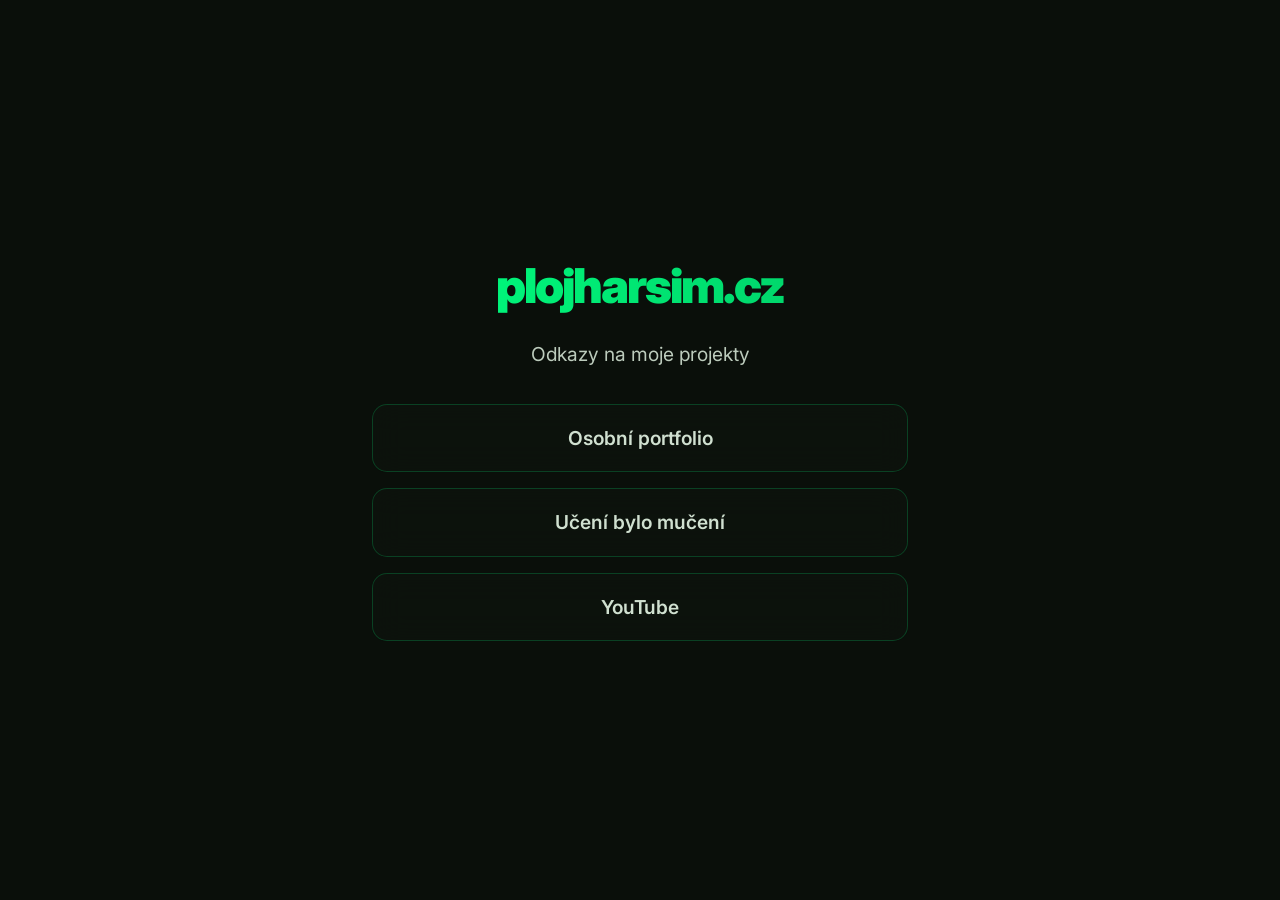
<file: index.html>
<!DOCTYPE html>
<html lang="cs">
<head>
    <meta charset="UTF-8">
    <meta name="viewport" content="width=device-width, initial-scale=1.0">
    <title>plojharsim - Rozcestník</title>
    <link href="https://fonts.googleapis.com/css2?family=Inter:wght@400;600;900&display=swap" rel="stylesheet">
    <style>
        * {
            margin: 0;
            padding: 0;
            box-sizing: border-box;
            font-family: 'Inter', sans-serif;
        }
        body {
            background-color: #0a0f0a;
            color: #d0e0d0;
            line-height: 1.8;
            overflow-x: hidden;
            display: flex;
            justify-content: center;
            align-items: center;
            min-height: 100vh;
        }
        .container {
            text-align: center;
            padding: 2rem;
            max-width: 600px;
            width: 100%;
        }
        .hero-text {
            font-size: 3rem;
            font-weight: 900;
            letter-spacing: -2px;
            background: linear-gradient(90deg, #00ff7f, #00cc66);
            -webkit-background-clip: text;
            color: transparent;
            animation: textGlow 2s ease-in-out infinite alternate;
        }
        .subtitle {
            font-size: 1.2rem;
            margin-top: 0.5rem;
            margin-bottom: 2rem;
            opacity: 0.9;
        }
        .link-card {
            background: rgba(20, 28, 20, 0.3);
            backdrop-filter: blur(15px);
            border-radius: 15px;
            margin-bottom: 1rem;
            border: 1px solid rgba(0, 255, 127, 0.2);
            transition: all 0.3s ease;
            transform: scale(1);
        }
        .link-card:hover {
            transform: translateY(-5px) scale(1.02);
            border-color: #00ff7f;
            box-shadow: 0 8px 20px rgba(0, 255, 127, 0.4);
        }
        .link-card a {
            display: flex;
            justify-content: center;
            align-items: center;
            width: 100%;
            height: 100%;
            padding: 1rem 2rem;
            color: #d0e0d0;
            text-decoration: none;
            font-size: 1.2rem;
            font-weight: 600;
        }
        .link-card a:hover {
            color: #00ff7f;
        }
        @keyframes textGlow {
            0% { text-shadow: 0 0 10px rgba(0, 255, 127, 0.5); }
            100% { text-shadow: 0 0 20px rgba(0, 255, 127, 0.8); }
        }
        @media (max-width: 768px) {
            .hero-text {
                font-size: 2rem;
            }
            .subtitle {
                font-size: 1rem;
            }
            .link-card a {
                font-size: 1rem;
            }
        }
    </style>
</head>
<body>
    <div class="container">
        <h1 class="hero-text">plojharsim.cz</h1>
        <p class="subtitle">Odkazy na moje projekty</p>
        <div class="link-card">
            <a href="https://plojharsim.cz/portfolio">Osobní portfolio</a>
        </div>
        <div class="link-card">
            <a href="https://plojharsim.cz/ucenibm">Učení bylo mučení</a>
        </div>
        <div class="link-card">
            <a href="https://plojharsim.cz/youtube">YouTube</a>
        </div>
    </div>
</body>
</html>
</file>
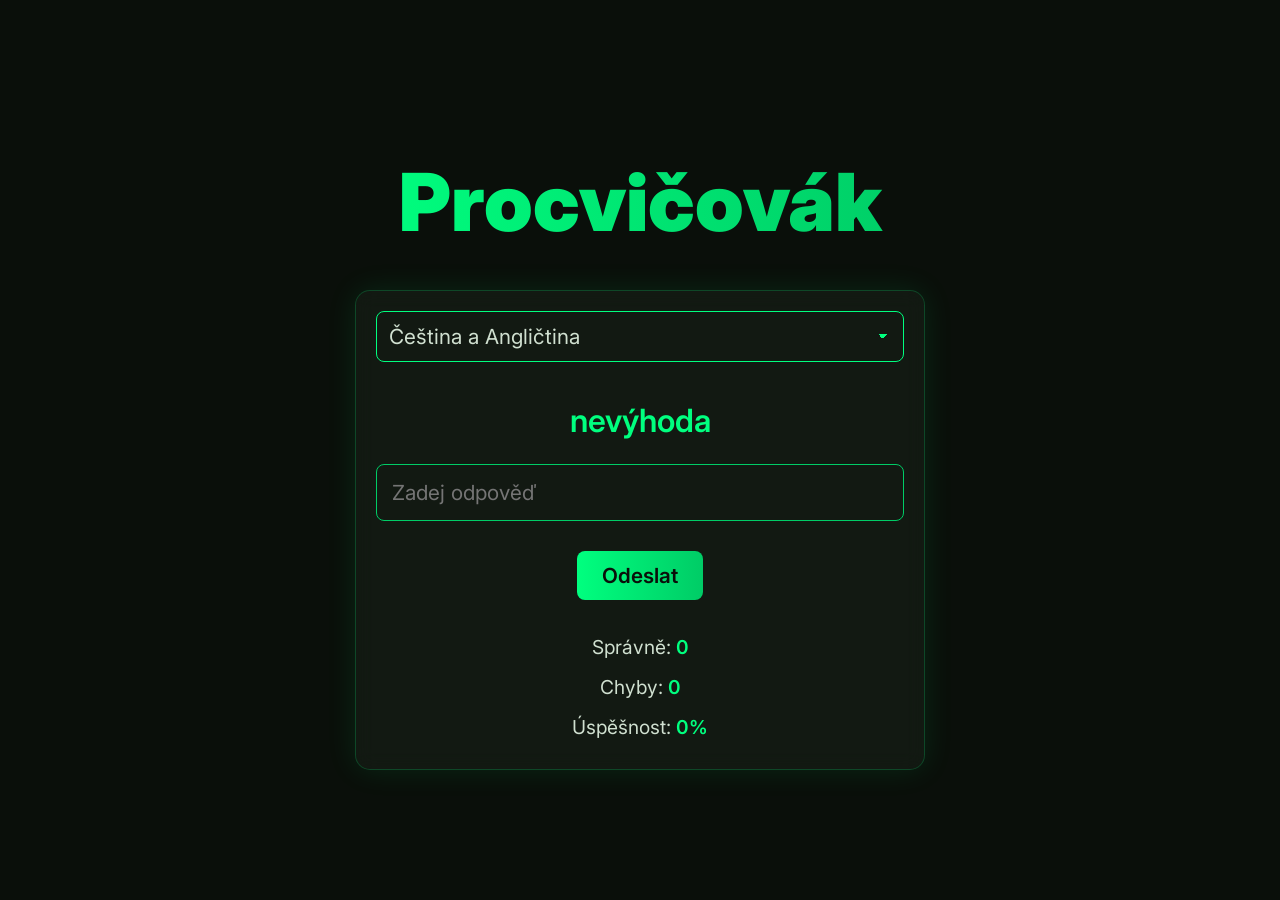
<file: webprojects/vocabulary/index.html>
<!DOCTYPE html>
<html lang="cs">
<head>
    <meta charset="UTF-8">
    <meta name="viewport" content="width=device-width, initial-scale=1.0">
    <title>Procvičovák - plojharsim</title>
    <link href="https://fonts.googleapis.com/css2?family=Inter:wght@400;600;900&display=swap" rel="stylesheet">
    <link rel="stylesheet" href="styles.css">
</head>
<body>
    <div class="container">
        <h1 class="main-title">Procvičovák</h1>
        <div class="glass-card">
            <select id="languageSelect" class="language-select">
                <option value="cs-en">Čeština a Angličtina</option>
                <option value="cs-de">Čeština a Němčina</option>
            </select>
            <div id="question" class="question-text"></div>
            <input type="text" id="answerInput" class="answer-input" placeholder="Zadej odpověď" autofocus>
            <button id="submitBtn" class="submit-btn">Odeslat</button>
            <div id="result" class="result-text"></div>
            <div id="stats" class="stats-text">
                <p>Správně: <span id="correctCount">0</span></p>
                <p>Chyby: <span id="errorCount">0</span></p>
                <p>Úspěšnost: <span id="successRate">0%</span></p>
            </div>
        </div>
    </div>
    <script src="vocab.js"></script>
    <script src="script.js"></script>
</body>
</html>
</file>
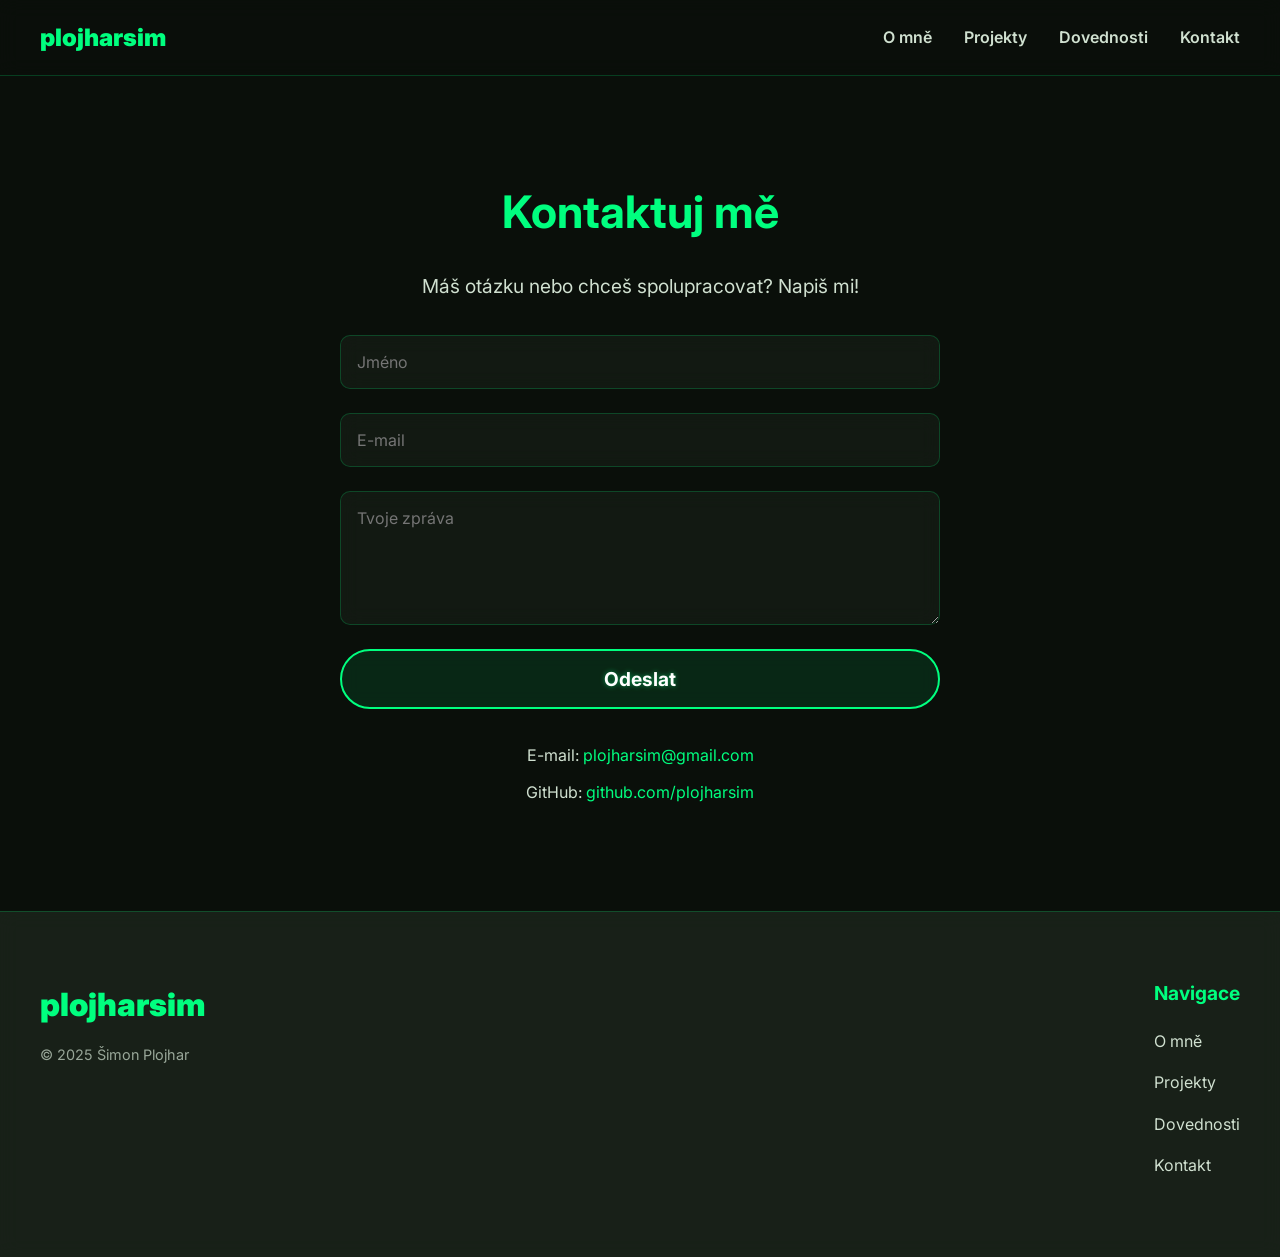
<file: contact.html>
<!DOCTYPE html>
<html lang="cs">
<head>
    <meta charset="UTF-8">
    <meta name="viewport" content="width=device-width, initial-scale=1.0">
    <title>Kontakt - plojharsim</title>
    <link rel="stylesheet" href="styles.css">
    <link href="https://fonts.googleapis.com/css2?family=Inter:wght@400;600;900&display=swap" rel="stylesheet">
</head>
<body>
    <nav class="navbar">
        <div class="nav-container">
            <a href="index.html" class="nav-logo">plojharsim</a>
            <button class="nav-toggle">☰</button>
            <ul class="nav-links">
                <li><a href="index.html#about">O mně</a></li>
                <li><a href="projects.html">Projekty</a></li>
                <li><a href="index.html#skills">Dovednosti</a></li>
                <li><a href="contact.html">Kontakt</a></li>
            </ul>
        </div>
    </nav>

    <section class="contact" id="contact">
        <div class="contact-container">
            <h2>Kontaktuj mě</h2>
            <p>Máš otázku nebo chceš spolupracovat? Napiš mi!</p>
            <form class="contact-form">
                <input type="text" placeholder="Jméno" required>
                <input type="email" placeholder="E-mail" required>
                <textarea placeholder="Tvoje zpráva" rows="5" required></textarea>
                <button type="submit" class="cta-button">Odeslat</button>
            </form>
            <div class="contact-info">
                <p>E-mail: <a href="mailto:plojharsim@gmail.com">plojharsim@gmail.com</a></p>
                <p>GitHub: <a href="https://github.com/plojharsim" target="_blank">github.com/plojharsim</a></p>
            </div>
        </div>
    </section>

    <footer>
        <div class="footer-container">
            <div class="footer-brand">
                <h3>plojharsim</h3>
                <p>© 2025 Šimon Plojhar</p>
            </div>
            <div class="footer-links">
                <h4>Navigace</h4>
                <ul>
                    <li><a href="index.html#about">O mně</a></li>
                    <li><a href="projects.html">Projekty</a></li>
                    <li><a href="index.html#skills">Dovednosti</a></li>
                    <li><a href="contact.html">Kontakt</a></li>
                </ul>
            </div>
        </div>
    </footer>

    <script src="script.js"></script>
</body>
</html>
</file>
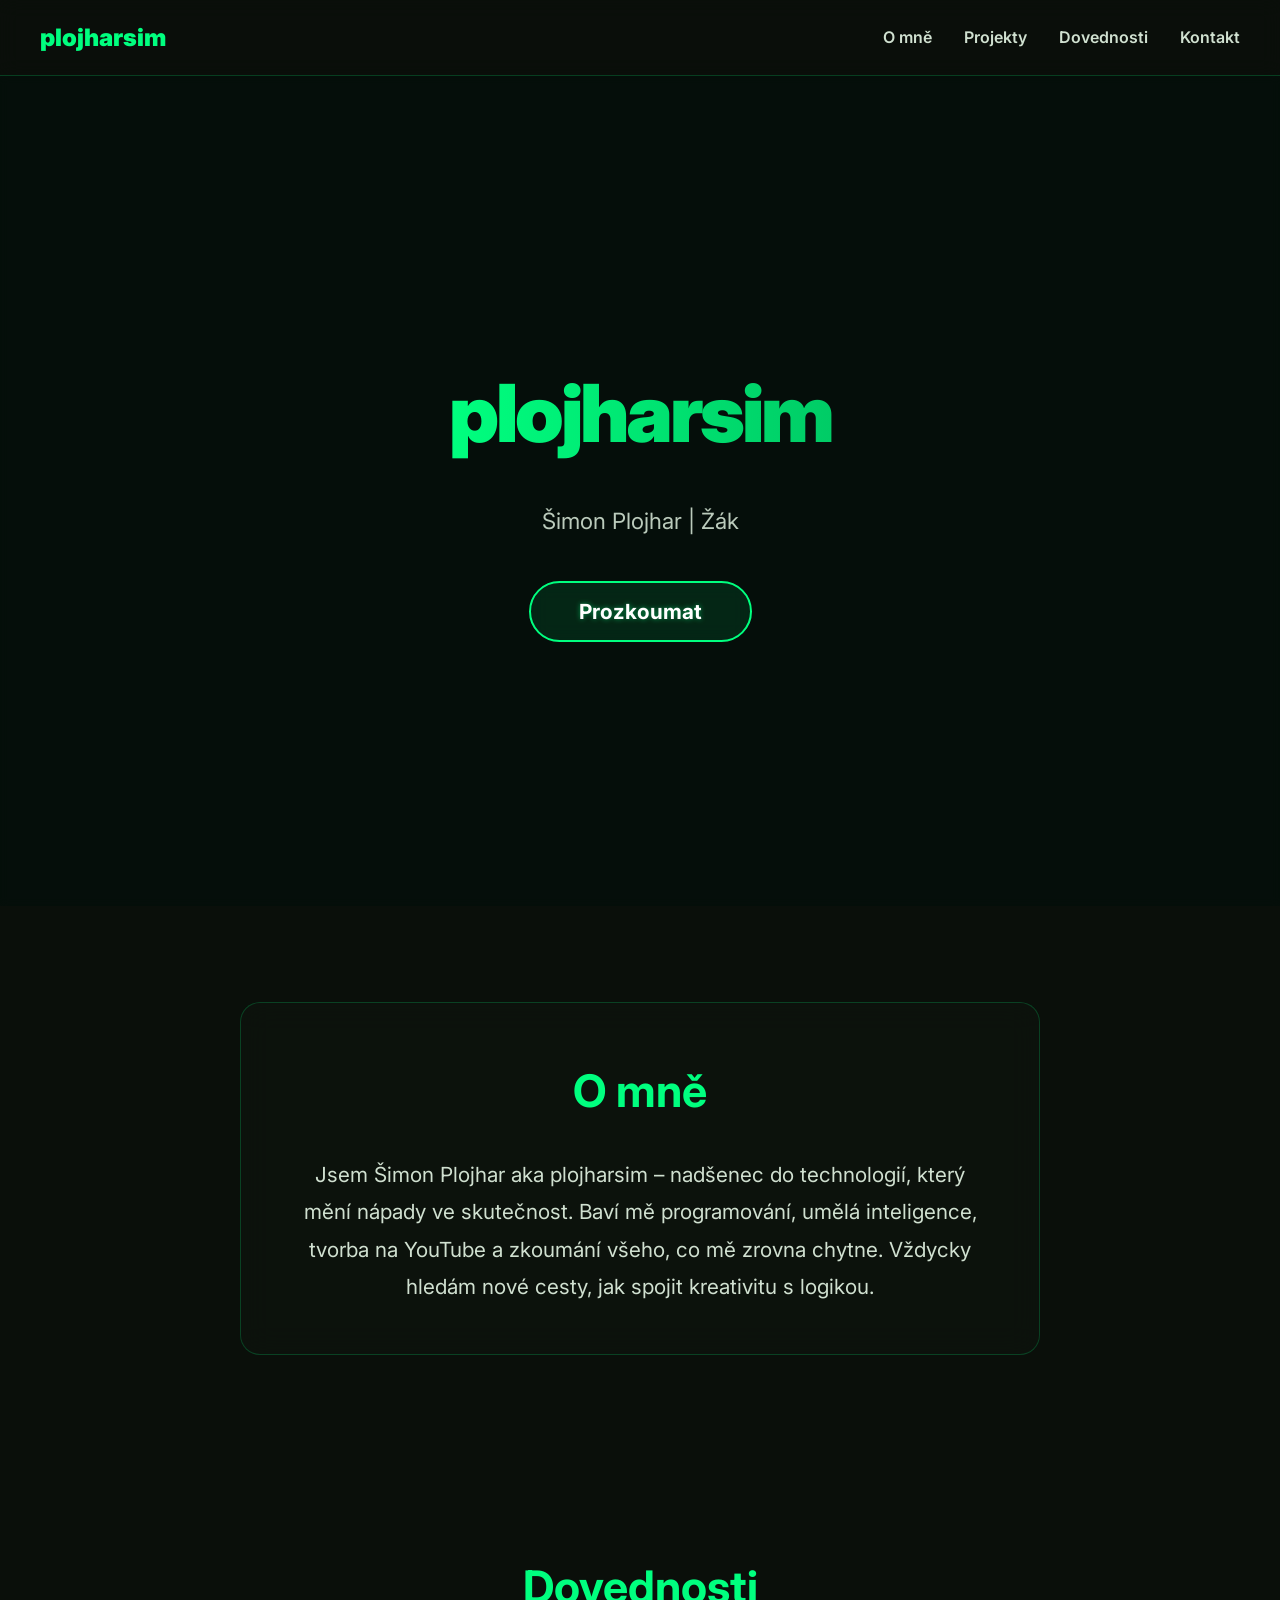
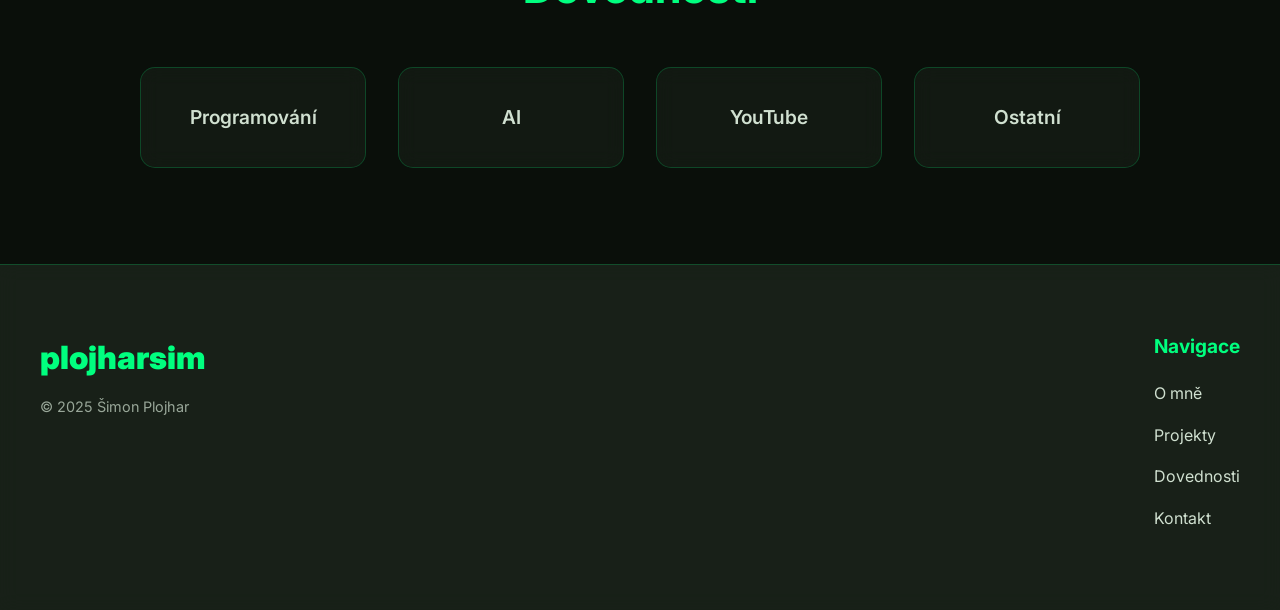
<file: index_backup.html>
<!DOCTYPE html>
<html lang="cs">
<head>
    <meta charset="UTF-8">
    <meta name="viewport" content="width=device-width, initial-scale=1.0">
    <title>plojharsim - Šimon Plojhar</title>
    <link rel="stylesheet" href="styles.css">
    <link href="https://fonts.googleapis.com/css2?family=Inter:wght@400;600;900&display=swap" rel="stylesheet">
</head>
<body>
    <nav class="navbar">
        <div class="nav-container">
            <a href="index.html" class="nav-logo">plojharsim</a>
            <button class="nav-toggle">☰</button>
            <ul class="nav-links">
                <li><a href="#about">O mně</a></li>
                <li><a href="projects.html">Projekty</a></li>
                <li><a href="#skills">Dovednosti</a></li>
                <li><a href="contact.html">Kontakt</a></li>
            </ul>
        </div>
    </nav>

    <div class="hero">
        <div class="overlay"></div>
        <div class="content">
            <h1 class="animate-text">plojharsim</h1>
            <p class="subtitle">Šimon Plojhar | Žák</p>
            <button class="cta-button">Prozkoumat</button>
        </div>
    </div>

    <section class="about" id="about">
        <div class="glass-container">
            <h2>O mně</h2>
            <p>Jsem Šimon Plojhar aka plojharsim – nadšenec do technologií, který mění nápady ve skutečnost. Baví mě programování, umělá inteligence, tvorba na YouTube a zkoumání všeho, co mě zrovna chytne. Vždycky hledám nové cesty, jak spojit kreativitu s logikou.</p>
    </section>

    <section class="skills" id="skills">
        <h2>Dovednosti</h2>
        <div class="skills-grid">
            <div class="skill-card" data-skill="programovani">Programování</div>
            <div class="skill-card" data-skill="ai">AI</div>
            <div class="skill-card" data-skill="youtube">YouTube</div>
            <div class="skill-card" data-skill="ostatni">Ostatní</div>
        </div>
    </section>

    <footer>
        <div class="footer-container">
            <div class="footer-brand">
                <h3>plojharsim</h3>
                <p>© 2025 Šimon Plojhar</p>
            </div>
            <div class="footer-links">
                <h4>Navigace</h4>
                <ul>
                    <li><a href="#about">O mně</a></li>
                    <li><a href="projects.html">Projekty</a></li>
                    <li><a href="#skills">Dovednosti</a></li>
                    <li><a href="contact.html">Kontakt</a></li>
                </ul>
            </div>
        </div>
    </footer>

    <script src="script.js"></script>
</body>
</html>
</file>
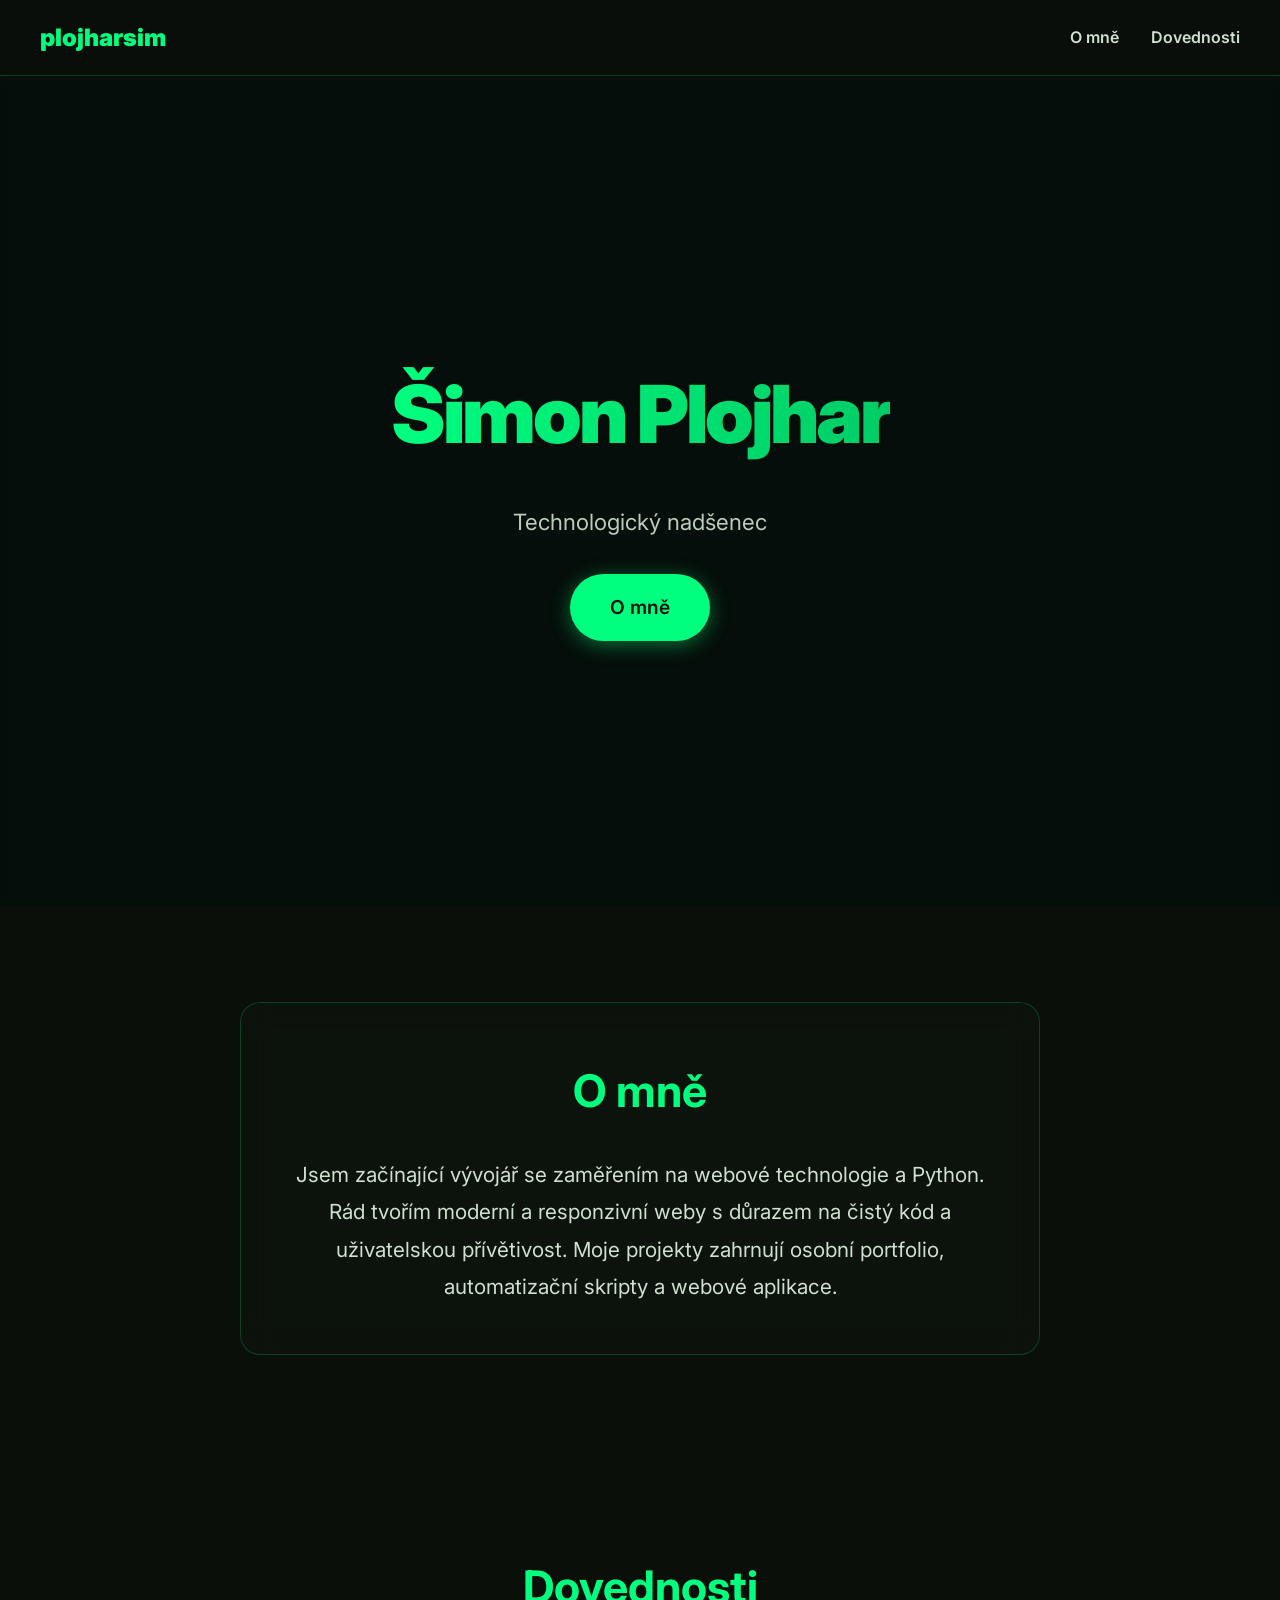
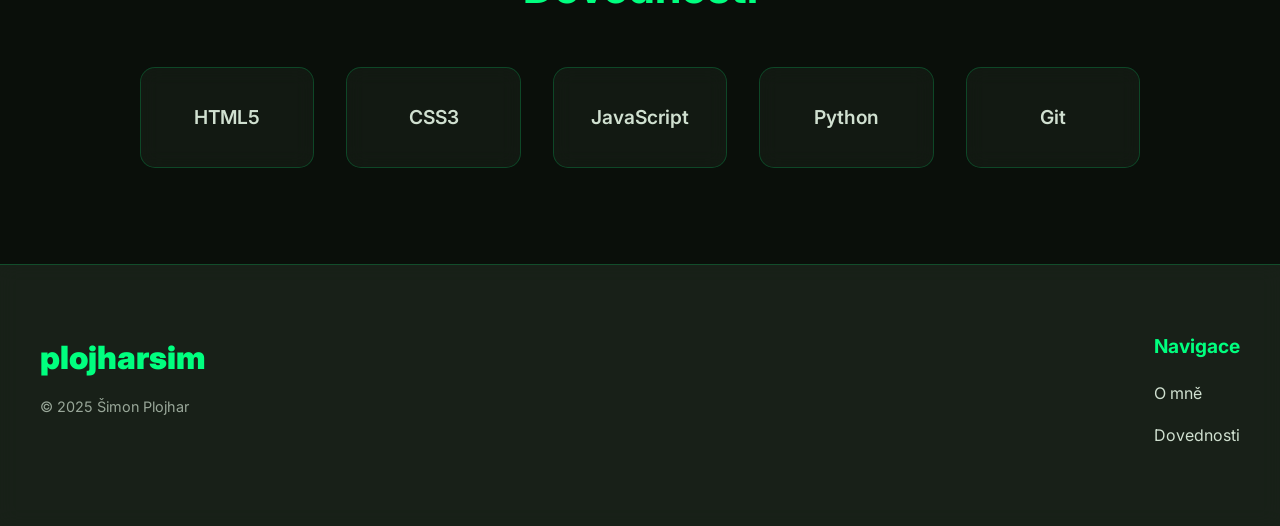
<file: portfolio.html>
<!DOCTYPE html>
<html lang="cs">
<head>
    <meta charset="UTF-8">
    <meta name="viewport" content="width=device-width, initial-scale=1.0">
    <title>plojharsim - Osobní portfolio</title>
    <link href="https://fonts.googleapis.com/css2?family=Inter:wght@400;600;900&display=swap" rel="stylesheet">
    <style>
        * {
            margin: 0;
            padding: 0;
            box-sizing: border-box;
            font-family: 'Inter', sans-serif;
        }
        body {
            background-color: #0a0f0a;
            color: #d0e0d0;
            line-height: 1.8;
            overflow-x: hidden;
        }
        .navbar {
            position: sticky;
            top: 0;
            background: rgba(10, 15, 10, 0.9);
            backdrop-filter: blur(10px);
            border-bottom: 1px solid rgba(0, 255, 127, 0.2);
            padding: 1rem 2rem;
            z-index: 1000;
        }
        .nav-container {
            max-width: 1200px;
            margin: 0 auto;
            display: flex;
            justify-content: space-between;
            align-items: center;
        }
        .nav-logo {
            font-size: 1.5rem;
            font-weight: 900;
            color: #00ff7f;
            text-decoration: none;
        }
        .nav-toggle {
            display: none;
            background: none;
            border: none;
            color: #00ff7f;
            font-size: 1.5rem;
            cursor: pointer;
        }
        .nav-links {
            list-style: none;
            display: flex;
            gap: 2rem;
        }
        .nav-links li a {
            color: #d0e0d0;
            text-decoration: none;
            font-size: 1rem;
            font-weight: 600;
            transition: all 0.3s ease;
            position: relative;
        }
        .nav-links li a:hover {
            color: #00ff7f;
        }
        .nav-links li a::after {
            content: '';
            position: absolute;
            width: 0;
            height: 2px;
            bottom: -6px;
            left: 0;
            background-color: #00ff7f;
            transition: width 0.3s ease;
        }
        .nav-links li a:hover::after {
            width: 100%;
        }
        .hero {
            position: relative;
            height: calc(100vh - 70px);
            display: flex;
            flex-direction: column;
            align-items: center;
            justify-content: center;
            background: url('https://source.unsplash.com/random/1920x1080?green,tech') no-repeat center/cover;
            animation: backgroundPulse 10s infinite alternate;
        }
        .overlay {
            position: absolute;
            top: 0;
            left: 0;
            width: 100%;
            height: 100%;
            background: rgba(0, 15, 10, 0.5);
            backdrop-filter: blur(5px);
        }
        .content {
            text-align: center;
            z-index: 1;
        }
        .animate-text {
            font-size: 5rem;
            font-weight: 900;
            letter-spacing: -3px;
            background: linear-gradient(90deg, #00ff7f, #00cc66);
            -webkit-background-clip: text;
            color: transparent;
            animation: textGlow 2s ease-in-out infinite alternate;
        }
        .subtitle {
            font-size: 1.4rem;
            margin-top: 1rem;
            margin-bottom: 2rem;
            opacity: 0.9;
            animation: slideUp 2s ease-out;
        }
        .cta-button {
            display: inline-block;
            padding: 1rem 2.5rem;
            font-size: 1.2rem;
            font-weight: 600;
            color: #0a0f0a;
            background-color: #00ff7f;
            text-decoration: none;
            border-radius: 50px;
            box-shadow: 0 4px 20px rgba(0, 255, 127, 0.4);
            transition: all 0.3s ease;
        }
        .cta-button:hover {
            transform: translateY(-5px);
            box-shadow: 0 8px 30px rgba(0, 255, 127, 0.6);
        }
        .about {
            padding: 6rem 2rem;
            text-align: center;
        }
        .glass-container {
            background: rgba(20, 28, 20, 0.3);
            backdrop-filter: blur(15px);
            border-radius: 20px;
            padding: 3rem;
            max-width: 800px;
            margin: 0 auto;
            border: 1px solid rgba(0, 255, 127, 0.2);
            animation: float 4s ease-in-out infinite;
        }
        .about h2 {
            font-size: 2.8rem;
            margin-bottom: 1.5rem;
            color: #00ff7f;
        }
        .about p {
            font-size: 1.3rem;
        }
        .skills {
            padding: 6rem 2rem;
            text-align: center;
        }
        .skills h2 {
            font-size: 2.8rem;
            margin-bottom: 2.5rem;
            color: #00ff7f;
        }
        .skills-grid {
            display: grid;
            grid-template-columns: repeat(auto-fit, minmax(160px, 1fr));
            gap: 2rem;
            max-width: 1000px;
            margin: 0 auto;
        }
        .skill-card {
            background: rgba(31, 42, 31, 0.4);
            padding: 2rem;
            border-radius: 15px;
            font-size: 1.2rem;
            font-weight: 600;
            border: 1px solid rgba(0, 255, 127, 0.2);
            backdrop-filter: blur(10px);
            transition: all 0.5s ease;
            transform-style: preserve-3d;
            cursor: pointer;
        }
        .skill-card:hover {
            transform: translateZ(20px) rotateX(10deg);
            border-color: #00ff7f;
            box-shadow: 0 15px 30px rgba(0, 255, 127, 0.4);
        }
        footer {
            padding: 4rem 2rem;
            background: rgba(26, 35, 26, 0.9);
            backdrop-filter: blur(10px);
            border-top: 1px solid rgba(0, 255, 127, 0.2);
        }
        .footer-container {
            max-width: 1200px;
            margin: 0 auto;
            display: flex;
            justify-content: space-between;
            align-items: flex-start;
            flex-wrap: wrap;
            gap: 2rem;
        }
        .footer-brand h3 {
            font-size: 2rem;
            font-weight: 900;
            color: #00ff7f;
            margin-bottom: 0.5rem;
        }
        .footer-brand p {
            font-size: 0.9rem;
            opacity: 0.7;
        }
        .footer-links h4 {
            font-size: 1.2rem;
            color: #00ff7f;
            margin-bottom: 1rem;
        }
        .footer-links ul {
            list-style: none;
        }
        .footer-links li {
            margin-bottom: 0.8rem;
        }
        .footer-links a {
            color: #d0e0d0;
            text-decoration: none;
            font-size: 1rem;
            transition: all 0.3s ease;
            position: relative;
        }
        .footer-links a:hover {
            color: #00ff7f;
            padding-left: 0.5rem;
        }
        .footer-links a::after {
            content: '';
            position: absolute;
            width: 0;
            height: 2px;
            bottom: -4px;
            left: 0;
            background-color: #00ff7f;
            transition: width 0.3s ease;
        }
        .footer-links a:hover::after {
            width: 100%;
        }
        @keyframes backgroundPulse {
            0% { filter: brightness(1); }
            100% { filter: brightness(1.2); }
        }
        @keyframes textGlow {
            0% { text-shadow: 0 0 10px rgba(0, 255, 127, 0.5); }
            100% { text-shadow: 0 0 20px rgba(0, 255, 127, 0.8); }
        }
        @keyframes slideUp {
            from { transform: translateY(30px); opacity: 0; }
            to { transform: translateY(0); opacity: 0.9; }
        }
        @keyframes float {
            0%, 100% { transform: translateY(0); }
            50% { transform: translateY(-10px); }
        }
        @media (max-width: 768px) {
            .navbar {
                padding: 1rem;
            }
            .nav-container {
                flex-wrap: wrap;
                position: relative;
            }
            .nav-toggle {
                display: block;
            }
            .nav-links {
                display: none;
                width: 100%;
                flex-direction: column;
                gap: 1rem;
                text-align: center;
                padding: 1rem 0;
                background: rgba(10, 15, 10, 0.9);
                backdrop-filter: blur(10px);
            }
            .nav-links.active {
                display: flex;
            }
            .animate-text {
                font-size: 4rem;
            }
            .subtitle {
                font-size: 1rem;
                margin-bottom: 1.5rem;
            }
            .cta-button {
                padding: 0.8rem 2rem;
                font-size: 1rem;
            }
            .about {
                padding: 3rem 1rem;
            }
            .glass-container {
                padding: 2rem;
                max-width: 100%;
            }
            .about h2 {
                font-size: 2rem;
            }
            .about p {
                font-size: 1rem;
            }
            .skills {
                padding: 3rem 1rem;
            }
            .skills h2 {
                font-size: 2rem;
            }
            .skills-grid {
                grid-template-columns: 1fr;
            }
            .footer-container {
                flex-direction: column;
                text-align: center;
                padding: 2rem 1rem;
            }
            .footer-brand, .footer-links {
                width: 100%;
            }
            .footer-links ul {
                margin: 0 auto;
            }
        }
    </style>
</head>
<body>
    <nav class="navbar">
        <div class="nav-container">
            <a href="index.html" class="nav-logo">plojharsim</a>
            <button class="nav-toggle">☰</button>
            <ul class="nav-links">
                <li><a href="#about">O mně</a></li>
                <li><a href="#skills">Dovednosti</a></li>
            </ul>
        </div>
    </nav>
    <section class="hero">
        <div class="overlay"></div>
        <div class="content">
            <h1 class="animate-text">Šimon Plojhar</h1>
            <p class="subtitle">Technologický nadšenec</p>
            <a href="#about" class="cta-button">O mně</a>
        </div>
    </section>
    <section class="about" id="about">
        <div class="glass-container">
            <h2>O mně</h2>
            <p>Jsem začínající vývojář se zaměřením na webové technologie a Python. Rád tvořím moderní a responzivní weby s důrazem na čistý kód a uživatelskou přívětivost. Moje projekty zahrnují osobní portfolio, automatizační skripty a webové aplikace.</p>
        </div>
    </section>
    <section class="skills" id="skills">
        <h2>Dovednosti</h2>
        <div class="skills-grid">
            <div class="skill-card">HTML5</div>
            <div class="skill-card">CSS3</div>
            <div class="skill-card">JavaScript</div>
            <div class="skill-card">Python</div>
            <div class="skill-card">Git</div>
        </div>
    </section>
    <footer>
        <div class="footer-container">
            <div class="footer-brand">
                <h3>plojharsim</h3>
                <p>© 2025 Šimon Plojhar</p>
            </div>
            <div class="footer-links">
                <h4>Navigace</h4>
                <ul>
                    <li><a href="#about">O mně</a></li>
                    <li><a href="#skills">Dovednosti</a></li>
                </ul>
            </div>
        </div>
    </footer>
    <script>
        const navToggle = document.querySelector('.nav-toggle');
        const navLinks = document.querySelector('.nav-links');
        navToggle.addEventListener('click', () => {
            navLinks.classList.toggle('active');
        });
        document.querySelectorAll('a[href^="#"]').forEach(anchor => {
            anchor.addEventListener('click', function(e) {
                e.preventDefault();
                const targetId = this.getAttribute('href').substring(1);
                const targetElement = document.getElementById(targetId);
                if (targetElement) {
                    targetElement.scrollIntoView({ behavior: 'smooth' });
                }
            });
        });
    </script>
</body>
</html>
</file>
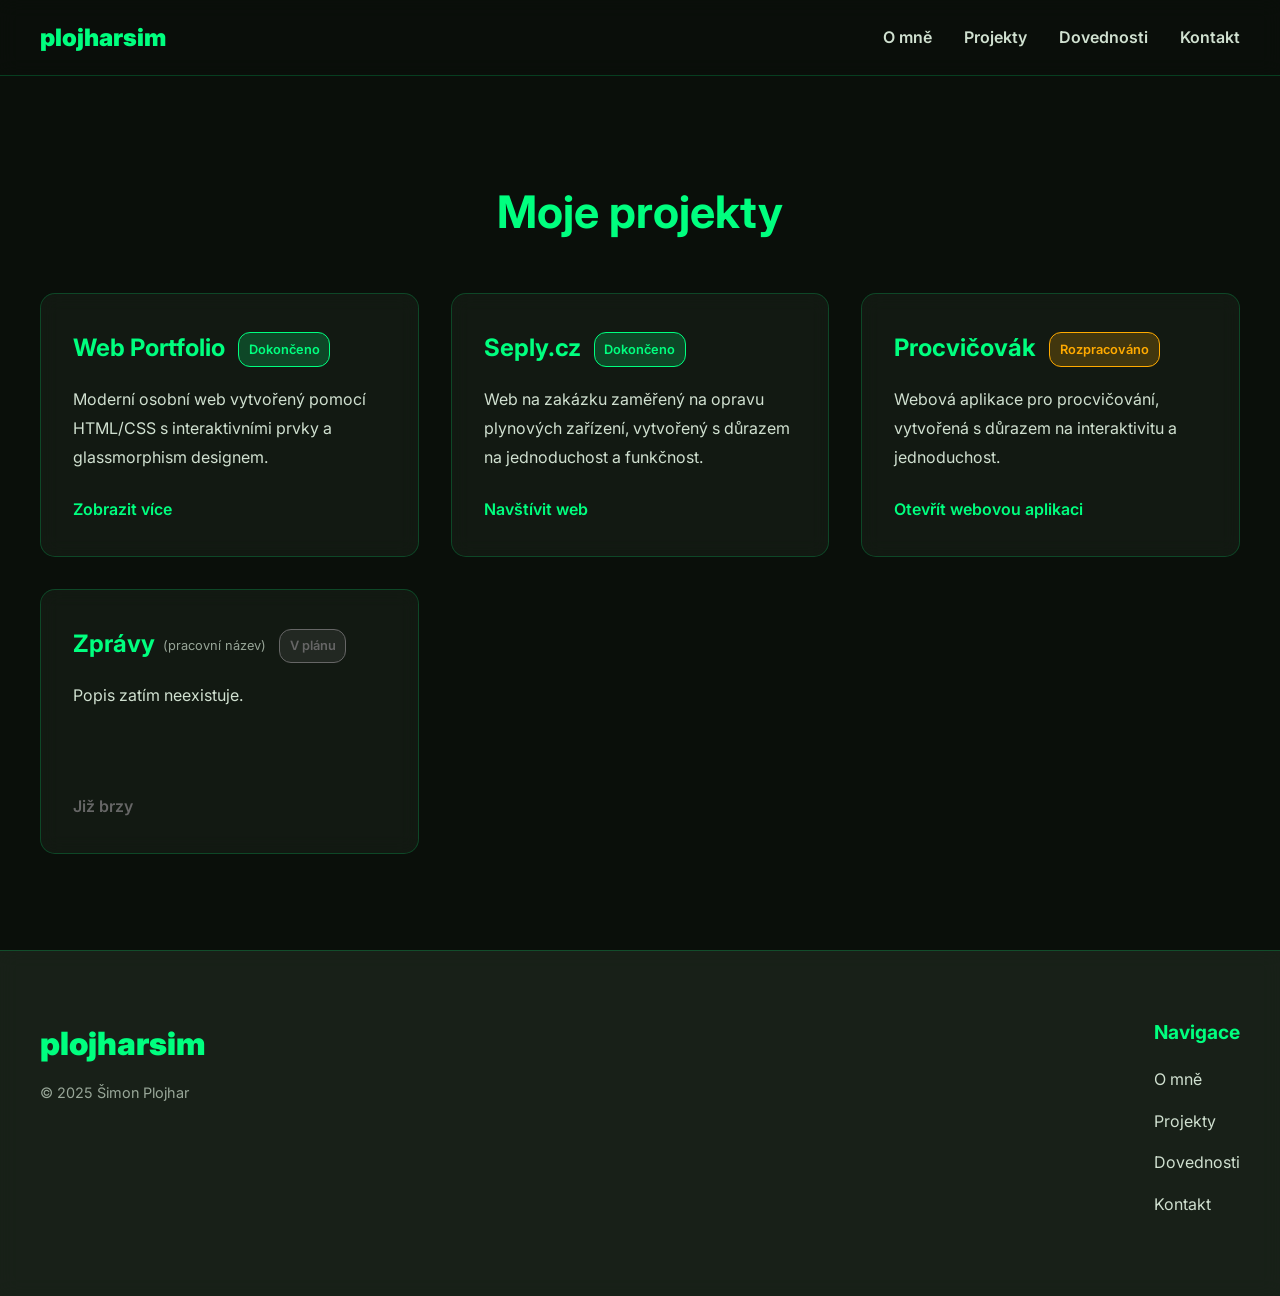
<file: projects.html>
<!DOCTYPE html>
<html lang="cs">
<head>
    <meta charset="UTF-8">
    <meta name="viewport" content="width=device-width, initial-scale=1.0">
    <title>Projekty - plojharsim</title>
    <link rel="stylesheet" href="styles.css">
    <link href="https://fonts.googleapis.com/css2?family=Inter:wght@400;600;900&display=swap" rel="stylesheet">
</head>
<body>
    <nav class="navbar">
        <div class="nav-container">
            <a href="index.html" class="nav-logo">plojharsim</a>
            <button class="nav-toggle">☰</button>
            <ul class="nav-links">
                <li><a href="index.html#about">O mně</a></li>
                <li><a href="projects.html">Projekty</a></li>
                <li><a href="index.html#skills">Dovednosti</a></li>
                <li><a href="contact.html">Kontakt</a></li>
            </ul>
        </div>
    </nav>

    <section class="projects" id="projects">
        <div class="projects-container">
            <h2>Moje projekty</h2>
            <div class="projects-grid">
                <div class="project-card">
                    <h3>Web Portfolio <span class="project-status status-completed">Dokončeno</span></h3>
                    <p>Moderní osobní web vytvořený pomocí HTML/CSS s interaktivními prvky a glassmorphism designem.</p>
                    <a href="./projects/web-portfolio.html" class="project-link">Zobrazit více</a>
                </div>
                <div class="project-card">
                    <h3>Seply.cz <span class="project-status status-completed">Dokončeno</span></h3>
                    <p>Web na zakázku zaměřený na opravu plynových zařízení, vytvořený s důrazem na jednoduchost a funkčnost.</p>
                    <a href="https://seply.cz" class="project-link">Navštívit web</a>
                </div>
                <div class="project-card">
                    <h3>Procvičovák <span class="project-status status-in-progress">Rozpracováno</span></h3>
                    <p>Webová aplikace pro procvičování, vytvořená s důrazem na interaktivitu a jednoduchost.</p>
                    <a href="./webprojects/vocabulary/index.html" class="project-link">Otevřít webovou aplikaci</a>
                </div>
                <div class="project-card">
                    <h3>Zprávy<span class="project-note">(pracovní název)</span> <span class="project-status status-planned">V plánu</span></h3>
                    <p>Popis zatím neexistuje.<br><br><br></p>
                    <span class="project-link project-link-disabled">Již brzy</span>
                </div>
            </div>
        </div>
    </section>

    <footer>
        <div class="footer-container">
            <div class="footer-brand">
                <h3>plojharsim</h3>
                <p>© 2025 Šimon Plojhar</p>
            </div>
            <div class="footer-links">
                <h4>Navigace</h4>
                <ul>
                    <li><a href="index.html#about">O mně</a></li>
                    <li><a href="projects.html">Projekty</a></li>
                    <li><a href="index.html#skills">Dovednosti</a></li>
                    <li><a href="contact.html">Kontakt</a></li>
                </ul>
            </div>
        </div>
    </footer>

    <script src="script.js"></script>
</body>
</html>
</file>
<file: webprojects/vocabulary/styles.css>
/* Reset a základní styly */
* {
    margin: 0;
    padding: 0;
    box-sizing: border-box;
    font-family: 'Inter', sans-serif;
}

body {
    background-color: #0a0f0a;
    color: #d0e0d0;
    display: flex;
    justify-content: center;
    align-items: center;
    min-height: 100vh;
    line-height: 1.8;
    overflow-x: hidden;
}

/* Container */
.container {
    text-align: center;
    padding: 15px;
    width: 100%;
    max-width: 600px;
}

/* Hlavní nadpis */
.main-title {
    font-size: 5rem;
    font-weight: 900;
    background: linear-gradient(90deg, #00ff7f, #00cc66);
    -webkit-background-clip: text;
    color: transparent;
    animation: textGlow 2s ease-in-out infinite;
    margin-bottom: 1rem;
}

/* Glass card */
.glass-card {
    background: rgba(31, 42, 31, 0.4);
    backdrop-filter: blur(10px);
    border: 1px solid rgba(0, 255, 127, 0.2);
    border-radius: 15px;
    padding: 20px;
    margin-top: 15px;
    width: 100%;
    box-shadow: 0 0 30px rgba(0, 255, 127, 0.1);
    animation: float 4s ease-in-out infinite;
}

/* Select jazyků */
.language-select {
    width: 100%;
    padding: 12px;
    background: rgba(20, 28, 20, 0.3);
    border: 1px solid #00ff7f;
    color: #d0e0d0;
    font-size: 1.3rem;
    border-radius: 8px;
    margin-bottom: 15px;
    appearance: none;
    background-image: linear-gradient(45deg, transparent 50%, #00ff7f 50%), 
                      linear-gradient(135deg, #00ff7f 50%, transparent 50%);
    background-position: calc(100% - 20px) center, calc(100% - 15px) center;
    background-size: 5px 5px, 5px 5px;
    background-repeat: no-repeat;
    cursor: pointer;
}

.language-select:focus {
    outline: none;
    border-color: #00cc66;
}

.language-select option {
    background: #0a0f0a;
    color: #d0e0d0;
}

/* Text otázky */
.question-text {
    font-size: 2rem;
    font-weight: 600;
    color: #00ff7f;
    margin: 15px 0;
    word-wrap: break-word;
    text-align: center;
}

/* Vstupní pole pro odpověď */
.answer-input {
    width: 100%;
    padding: 15px;
    background: rgba(20, 28, 20, 0.3);
    border: 1px solid #00ff7f;
    border-radius: 8px;
    color: #d0e0d0;
    font-size: 1.3rem;
    margin-bottom: 15px;
    outline: none;
    transition: border-color 0.3s ease;
}

.answer-input:focus {
    border-color: #00cc66;
}

/* Tlačítko odeslat */
.submit-btn {
    margin-top: 15px;
    padding: 12px 25px; /* Větší plocha pro dotyk */
    background: linear-gradient(90deg, #00ff7f, #00cc66);
    border: none;
    border-radius: 8px;
    color: #0a0f0a;
    font-size: 1.3rem;
    font-weight: 600;
    cursor: pointer;
    transition: transform 0.2s ease, box-shadow 0.4s ease;
    margin-bottom: 15px;
    display: inline-block; /* Tlačítko se přizpůsobí obsahu */
    max-width: 200px; /* Volitelné: maximální šířka */
}

.submit-btn:hover {
    transform: scale(1.05);
    box-shadow: 0 0 30px rgba(0, 255, 127, 0.7);
}

/* Text výsledku */
.result-text {
    margin-top: 15px;
    font-size: 1.4rem;
    text-align: center;
    margin-bottom: 15px;
}

/* Statistiky */
.stats-text {
    margin-top: 15px;
    font-size: 1.2rem;
    color: #d0e0d0;
    text-align: center;
}

.stats-text p {
    margin: 5px 0;
}

.stats-text span {
    font-weight: 600;
    color: #00ff7f;
}

/* Animace */
@keyframes textGlow {
    0%, 100% { text-shadow: 0 0 10px rgba(0, 255, 127, 0.7); }
    50% { text-shadow: 0 0 30px rgba(0, 255, 127, 0.7); }
}

@keyframes float {
    0%, 100% { transform: translateY(0); }
    50% { transform: translateY(-10px); }
}

/* Responzivní design */
@media (max-width: 768px) {
    .main-title { 
        font-size: 3.5rem;
    }
    .glass-card { 
        padding: 15px;
    }
    .question-text { 
        font-size: 1.5rem;
    }
    .answer-input { 
        font-size: 1.1rem;
        padding: 12px;
    }
    .submit-btn { 
        font-size: 1.1rem;
        padding: 10px 20px;
    }
    .result-text { 
        font-size: 1.2rem;
    }
    .stats-text { 
        font-size: 1rem;
    }
    .language-select { 
        font-size: 1.1rem;
        padding: 10px;
    }
}

@media (max-width: 480px) {
    .main-title { 
        font-size: 2.5rem;
    }
    .glass-card { 
        padding: 10px;
        margin-top: 10px;
    }
    .question-text { 
        font-size: 1.3rem;
    }
    .answer-input { 
        font-size: 1rem;
        padding: 10px;
    }
    .submit-btn { 
        font-size: 1rem;
        padding: 8px 15px;
    }
    .result-text { 
        font-size: 1rem;
    }
    .stats-text { 
        font-size: 0.9rem;
    }
    .language-select { 
        font-size: 1rem;
        padding: 8px;
    }
    .container { 
        padding: 10px;
    }
}
</file>
<file: styles.css>
/* Reset a základní styly */
* {
    margin: 0;
    padding: 0;
    box-sizing: border-box;
    font-family: 'Inter', sans-serif;
}

body {
    background-color: #0a0f0a;
    color: #d0e0d0;
    line-height: 1.8;
    overflow-x: hidden;
}

/* Navigace */
.navbar {
    position: sticky;
    top: 0;
    background: rgba(10, 15, 10, 0.9);
    backdrop-filter: blur(10px);
    border-bottom: 1px solid rgba(0, 255, 127, 0.2);
    padding: 1rem 2rem;
    z-index: 1000;
}

.nav-container {
    max-width: 1200px;
    margin: 0 auto;
    display: flex;
    justify-content: space-between;
    align-items: center;
}

.nav-logo {
    font-size: 1.5rem;
    font-weight: 900;
    color: #00ff7f;
    text-decoration: none;
}

.nav-toggle {
    display: none;
    background: none;
    border: none;
    color: #00ff7f;
    font-size: 1.5rem;
    cursor: pointer;
}

.nav-links {
    list-style: none;
    display: flex;
    gap: 2rem;
}

.nav-links li a {
    color: #d0e0d0;
    text-decoration: none;
    font-size: 1rem;
    font-weight: 600;
    transition: all 0.3s ease;
    position: relative;
}

.nav-links li a:hover {
    color: #00ff7f;
}

.nav-links li a::after {
    content: '';
    position: absolute;
    width: 0;
    height: 2px;
    bottom: -6px;
    left: 0;
    background-color: #00ff7f;
    transition: width 0.3s ease;
}

.nav-links li a:hover::after {
    width: 100%;
}

/* Hero sekce */
.hero {
    position: relative;
    height: calc(100vh - 70px);
    display: flex;
    align-items: center;
    justify-content: center;
    background: url('https://source.unsplash.com/random/1920x1080?green,tech') no-repeat center/cover;
    animation: backgroundPulse 10s infinite alternate;
}

.overlay {
    position: absolute;
    top: 0;
    left: 0;
    width: 100%;
    height: 100%;
    background: rgba(0, 15, 10, 0.5);
    backdrop-filter: blur(5px);
}

.content {
    text-align: center;
    z-index: 1;
}

.animate-text {
    font-size: 5rem;
    font-weight: 900;
    letter-spacing: -3px;
    background: linear-gradient(90deg, #00ff7f, #00cc66);
    -webkit-background-clip: text;
    color: transparent;
    animation: textGlow 2s ease-in-out infinite alternate;
}

.subtitle {
    font-size: 1.4rem;
    margin-top: 1rem;
    opacity: 0.9;
    animation: slideUp 2s ease-out;
}

.cta-button {
    margin-top: 2.5rem;
    padding: 1rem 3rem;
    font-size: 1.3rem;
    font-weight: 700;
    color: #ffffff;
    background: rgba(0, 255, 127, 0.1);
    border: 2px solid #00ff7f;
    border-radius: 50px;
    backdrop-filter: blur(10px);
    cursor: pointer;
    transition: all 0.4s ease;
    text-shadow: 0 0 5px rgba(0, 255, 127, 0.5);
}

.cta-button:hover {
    background: #00ff7f;
    color: #0a0f0a;
    transform: translateY(-5px);
    box-shadow: 0 0 30px rgba(0, 255, 127, 0.7);
}

/* Sekce O mně */
.about {
    padding: 6rem 2rem;
    text-align: center;
}

.glass-container {
    background: rgba(20, 28, 20, 0.3);
    backdrop-filter: blur(15px);
    border-radius: 20px;
    padding: 3rem;
    max-width: 800px;
    margin: 0 auto;
    border: 1px solid rgba(0, 255, 127, 0.2);
    animation: float 4s ease-in-out infinite;
}

.about h2 {
    font-size: 2.8rem;
    margin-bottom: 1.5rem;
    color: #00ff7f;
}

.about p {
    font-size: 1.3rem;
}

/* Sekce Dovednosti */
.skills {
    padding: 6rem 2rem;
    text-align: center;
}

.skills h2 {
    font-size: 2.8rem;
    margin-bottom: 2.5rem;
    color: #00ff7f;
}

.skills-grid {
    display: grid;
    grid-template-columns: repeat(auto-fit, minmax(160px, 1fr));
    gap: 2rem;
    max-width: 1000px;
    margin: 0 auto;
}

.skill-card {
    background: rgba(31, 42, 31, 0.4);
    padding: 2rem;
    border-radius: 15px;
    font-size: 1.2rem;
    font-weight: 600;
    border: 1px solid rgba(0, 255, 127, 0.2);
    backdrop-filter: blur(10px);
    transition: all 0.5s ease;
    transform-style: preserve-3d;
    cursor: pointer;
}

.skill-card:hover {
    transform: translateZ(20px) rotateX(10deg);
    border-color: #00ff7f;
    box-shadow: 0 15px 30px rgba(0, 255, 127, 0.4);
}

/* Sekce Projekty */
.projects {
    padding: 6rem 2rem;
    text-align: center;
    background: #0a0f0a;
}

.projects-container {
    max-width: 1200px;
    margin: 0 auto;
}

.projects h2 {
    font-size: 2.8rem;
    margin-bottom: 2.5rem;
    color: #00ff7f;
}

.projects-grid {
    display: grid;
    grid-template-columns: repeat(auto-fit, minmax(300px, 1fr));
    gap: 2rem;
}

.project-card {
    background: rgba(31, 42, 31, 0.4);
    padding: 2rem;
    border-radius: 15px;
    border: 1px solid rgba(0, 255, 127, 0.2);
    backdrop-filter: blur(10px);
    transition: all 0.5s ease;
    text-align: left;
}

.project-card:hover {
    transform: translateY(-10px);
    border-color: #00ff7f;
    box-shadow: 0 15px 30px rgba(0, 255, 127, 0.4);
}

.project-card h3 {
    font-size: 1.5rem;
    color: #00ff7f;
    margin-bottom: 1rem;
}

.project-card p {
    font-size: 1rem;
    color: #d0e0d0;
    margin-bottom: 1.5rem;
}

.project-link {
    display: inline-block;
    color: #00ff7f;
    text-decoration: none;
    font-weight: 600;
    transition: all 0.3s ease;
}

.project-link:hover {
    color: #ffffff;
    padding-left: 0.5rem;
}

/* Neaktivní odkaz */
.project-link-disabled {
    display: inline-block;
    color: #666;
    text-decoration: none;
    font-weight: 600;
    cursor: default;
}

.project-link-disabled:hover {
    color: #666;
    padding-left: 0;
}

/* Responzivita pro mobily */
@media (max-width: 768px) {
    .project-link-disabled {
        font-size: 0.9rem;
    }
}

/* Sekce Podrobnosti projektu */
.project-detail {
    padding: 6rem 2rem;
    text-align: center;
    background: #0a0f0a;
}

.project-container {
    max-width: 800px;
    margin: 0 auto;
}

.project-detail h1 {
    font-size: 2.8rem;
    color: #00ff7f;
    margin-bottom: 1rem;
}

.project-content {
    background: rgba(31, 42, 31, 0.4);
    padding: 2rem;
    border-radius: 15px;
    border: 1px solid rgba(0, 255, 127, 0.2);
    backdrop-filter: blur(10px);
    text-align: left;
    margin-bottom: 2rem;
}

.project-content h2 {
    font-size: 1.8rem;
    color: #00ff7f;
    margin-bottom: 1rem;
}

.project-content p {
    font-size: 1rem;
    color: #d0e0d0;
    margin-bottom: 1.5rem;
}

.project-content ul {
    list-style: none;
    margin-bottom: 1.5rem;
}

.project-content ul li {
    font-size: 1rem;
    color: #d0e0d0;
    margin-bottom: 0.5rem;
    position: relative;
    padding-left: 1.5rem;
}

.project-content ul li::before {
    content: '•';
    color: #00ff7f;
    position: absolute;
    left: 0;
}

.project-content a {
    color: #00ff7f;
    text-decoration: none;
    font-weight: 600;
    transition: color 0.3s ease;
}

.project-content a:hover {
    color: #ffffff;
}

/* Sekce Kontakt */
.contact {
    padding: 6rem 2rem;
    text-align: center;
    background: #0a0f0a;
}

.contact-container {
    max-width: 800px;
    margin: 0 auto;
}

.contact h2 {
    font-size: 2.8rem;
    color: #00ff7f;
    margin-bottom: 1rem;
}

.contact p {
    font-size: 1.2rem;
    color: #d0e0d0;
    margin-bottom: 2rem;
}

.contact-form {
    display: flex;
    flex-direction: column;
    gap: 1.5rem;
    max-width: 600px;
    margin: 0 auto 2rem;
}

.contact-form input,
.contact-form textarea {
    padding: 1rem;
    font-size: 1rem;
    background: rgba(31, 42, 31, 0.4);
    border: 1px solid rgba(0, 255, 127, 0.2);
    border-radius: 10px;
    color: #d0e0d0;
    backdrop-filter: blur(10px);
    transition: border-color 0.3s ease;
}

.contact-form input:focus,
.contact-form textarea:focus {
    border-color: #00ff7f;
    outline: none;
}

.contact-form textarea {
    resize: vertical;
}

.contact-form .cta-button {
    margin-top: 0;
    padding: 1rem 2rem;
    font-size: 1.2rem;
}

.contact-info {
    margin-top: 2rem;
}

.contact-info p {
    font-size: 1rem;
    margin: 0.5rem 0;
}

.contact-info a {
    color: #00ff7f;
    text-decoration: none;
    transition: color 0.3s ease;
}

.contact-info a:hover {
    color: #ffffff;
}

/* Footer */
footer {
    padding: 4rem 2rem;
    background: rgba(26, 35, 26, 0.9);
    backdrop-filter: blur(10px);
    border-top: 1px solid rgba(0, 255, 127, 0.2);
}

.footer-container {
    max-width: 1200px;
    margin: 0 auto;
    display: flex;
    justify-content: space-between;
    align-items: flex-start;
    flex-wrap: wrap;
    gap: 2rem;
}

.footer-brand h3 {
    font-size: 2rem;
    font-weight: 900;
    color: #00ff7f;
    margin-bottom: 0.5rem;
}

.footer-brand p {
    font-size: 0.9rem;
    opacity: 0.7;
}

.footer-links h4 {
    font-size: 1.2rem;
    color: #00ff7f;
    margin-bottom: 1rem;
}

.footer-links ul {
    list-style: none;
}

.footer-links li {
    margin-bottom: 0.8rem;
}

.footer-links a {
    color: #d0e0d0;
    text-decoration: none;
    font-size: 1rem;
    transition: all 0.3s ease;
    position: relative;
}

.footer-links a:hover {
    color: #00ff7f;
    padding-left: 0.5rem;
}

.footer-links a::after {
    content: '';
    position: absolute;
    width: 0;
    height: 2px;
    bottom: -4px;
    left: 0;
    background-color: #00ff7f;
    transition: width 0.3s ease;
}

.footer-links a:hover::after {
    width: 100%;
}

/* Styly pro stav projektu */
.project-status {
    display: inline-block;
    font-size: 0.8rem;
    font-weight: 600;
    padding: 0.3rem 0.6rem;
    border-radius: 12px;
    margin-left: 0.5rem;
    vertical-align: middle;
}

/* Poznámka k projektu */
.project-note {
    display: inline-block;
    font-size: 0.8rem;
    font-weight: 400;
    color: #d0e0d0;
    opacity: 0.7;
    margin-left: 0.5rem;
    vertical-align: middle;
}

/* Responzivita pro mobily */
@media (max-width: 768px) {
    .project-note {
        font-size: 0.7rem;
    }
}

.status-completed {
    background: rgba(0, 255, 127, 0.2);
    color: #00ff7f;
    border: 1px solid #00ff7f;
}

.status-in-progress {
    background: rgba(255, 170, 0, 0.2);
    color: #ffaa00;
    border: 1px solid #ffaa00;
}

.status-planned {
    background: rgba(102, 102, 102, 0.2);
    color: #666;
    border: 1px solid #666;
}

/* Responzivita pro mobily */
@media (max-width: 768px) {
    .project-status {
        font-size: 0.7rem;
        padding: 0.2rem 0.5rem;
    }

    .project-card h3 {
        font-size: 1.5rem;
    }
}

/* Animace */
@keyframes backgroundPulse {
    0% { filter: brightness(1); }
    100% { filter: brightness(1.2); }
}

@keyframes textGlow {
    0% { text-shadow: 0 0 10px rgba(0, 255, 127, 0.5); }
    100% { text-shadow: 0 0 20px rgba(0, 255, 127, 0.8); }
}

@keyframes slideUp {
    from { transform: translateY(30px); opacity: 0; }
    to { transform: translateY(0); opacity: 0.9; }
}

@keyframes float {
    0%, 100% { transform: translateY(0); }
    50% { transform: translateY(-10px); }
}

/* Responzivita pro mobily (sloučená) */
@media (max-width: 768px) {
    /* Navigace */
    .navbar {
        padding: 1rem;
    }

    .nav-container {
        flex-wrap: wrap;
        position: relative;
    }

    .nav-toggle {
        display: block;
    }

    .nav-links {
        display: none;
        width: 100%;
        flex-direction: column;
        gap: 1rem;
        text-align: center;
        padding: 1rem 0;
        background: rgba(10, 15, 10, 0.9);
        backdrop-filter: blur(10px);
    }

    .nav-links.active {
        display: flex;
    }

    /* Hero sekce */
    .animate-text {
        font-size: 4rem;
    }

    .subtitle {
        font-size: 1rem;
    }

    .cta-button {
        padding: 0.8rem 2rem;
        font-size: 1rem;
    }

    /* Sekce O mně */
    .about {
        padding: 3rem 1rem;
    }

    .glass-container {
        padding: 2rem;
        max-width: 100%;
    }

    .about h2 {
        font-size: 2rem;
    }

    .about p {
        font-size: 1rem;
    }

    /* Sekce Dovednosti */
    .skills {
        padding: 3rem 1rem;
    }

    .skills h2 {
        font-size: 2rem;
    }

    .skills-grid {
        grid-template-columns: 1fr;
    }

    /* Sekce Projekty */
    .projects {
        padding: 3rem 1rem;
    }

    .projects h2 {
        font-size: 2rem;
    }

    .projects-grid {
        grid-template-columns: 1fr;
    }

    /* Sekce Podrobnosti projektu */
    .project-detail {
        padding: 3rem 1rem;
    }

    .project-container {
        padding: 0 0.5rem;
    }

    .project-detail h1 {
        font-size: 2rem;
        margin-bottom: 1.5rem;
    }

    .project-content {
        padding: 1.5rem;
    }

    .project-content h2 {
        font-size: 1.5rem;
        margin-bottom: 0.8rem;
    }

    .project-content p {
        font-size: 0.9rem;
    }

    .project-content ul li {
        font-size: 0.9rem;
        padding-left: 1.2rem;
        margin-bottom: 0.4rem;
    }

    .project-content a {
        font-size: 0.9rem;
    }

    .project-container .cta-button {
        padding: 0.8rem 2rem;
        font-size: 1rem;
        margin-top: 1rem;
    }

    /* Sekce Kontakt */
    .contact {
        padding: 3rem 1rem;
    }

    .contact h2 {
        font-size: 2rem;
    }

    .contact p {
        font-size: 1rem;
    }

    .contact-form input,
    .contact-form textarea {
        font-size: 0.9rem;
    }

    .contact-form .cta-button {
        font-size: 1rem;
    }

    /* Footer */
    .footer-container {
        flex-direction: column;
        text-align: center;
        padding: 2rem 1rem;
    }

    .footer-brand, .footer-links {
        width: 100%;
    }

    .footer-links ul {
        margin: 0 auto;
    }
}
</file>
